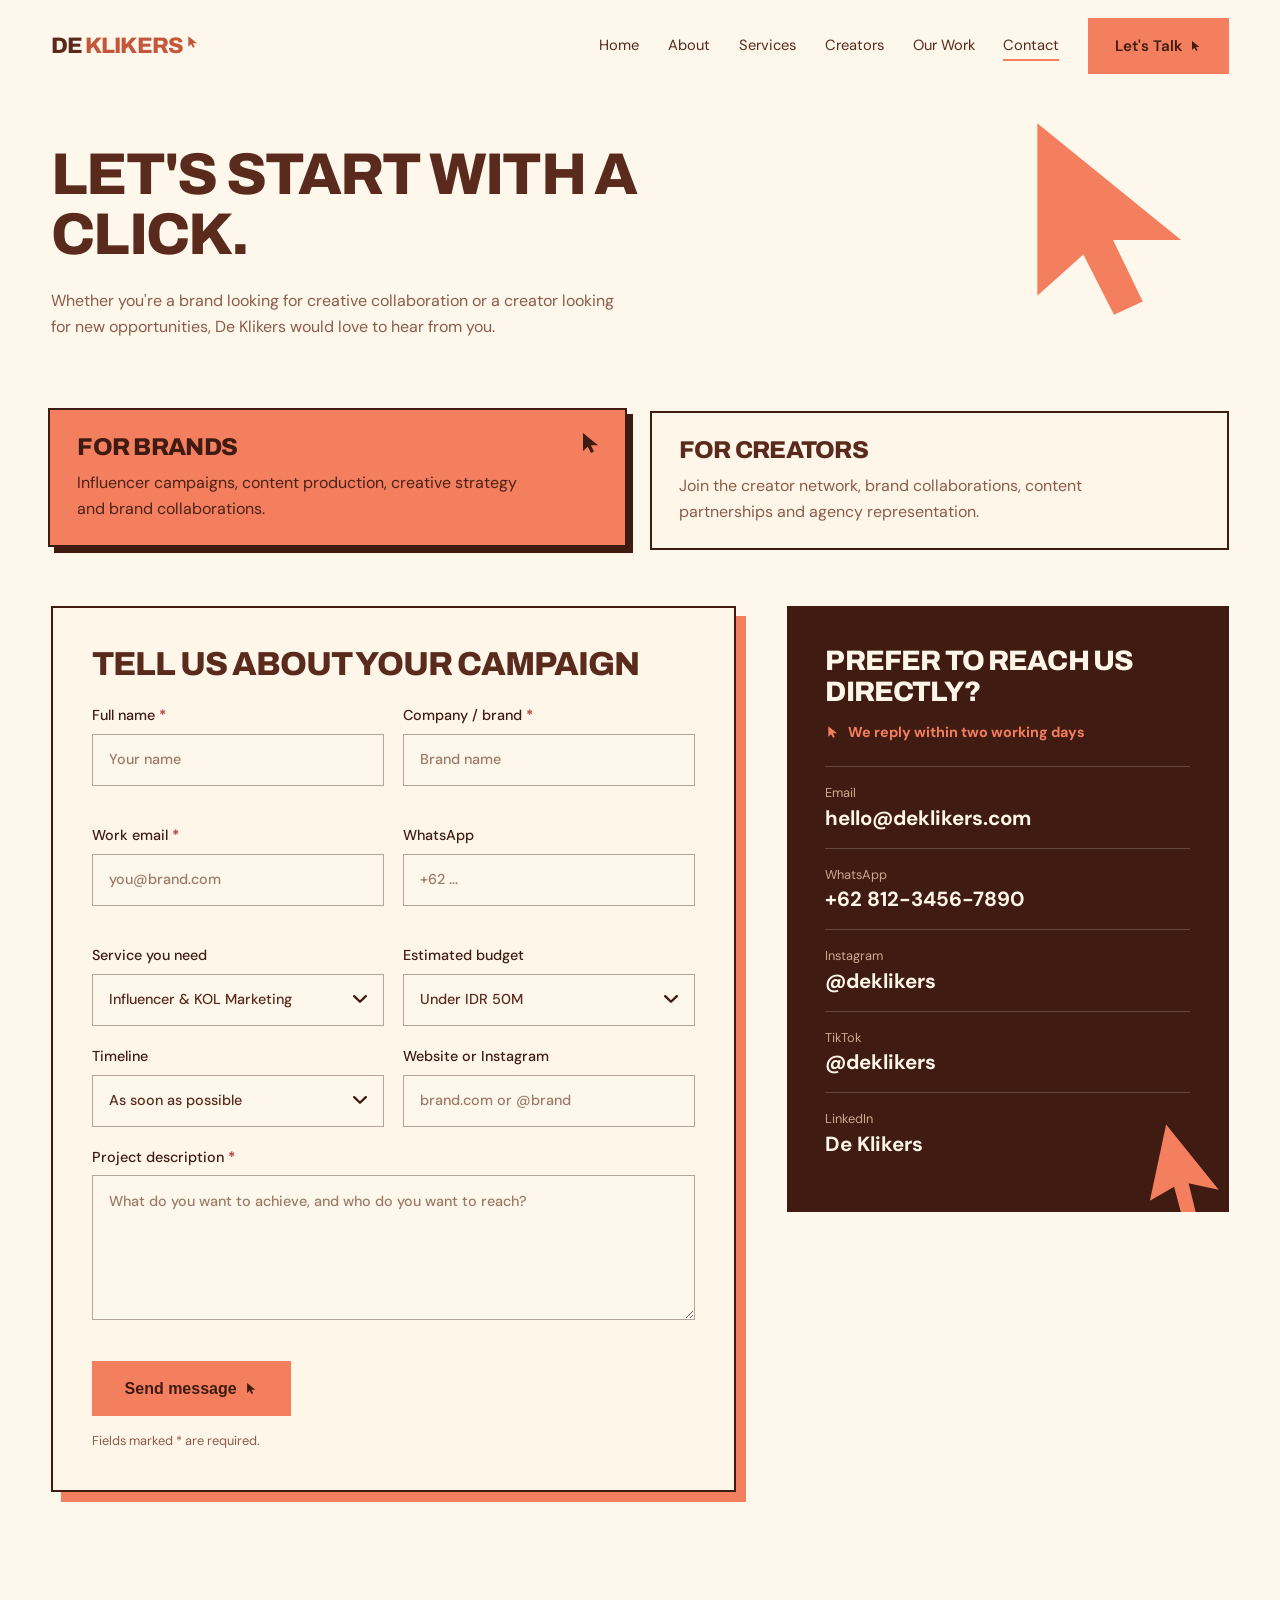
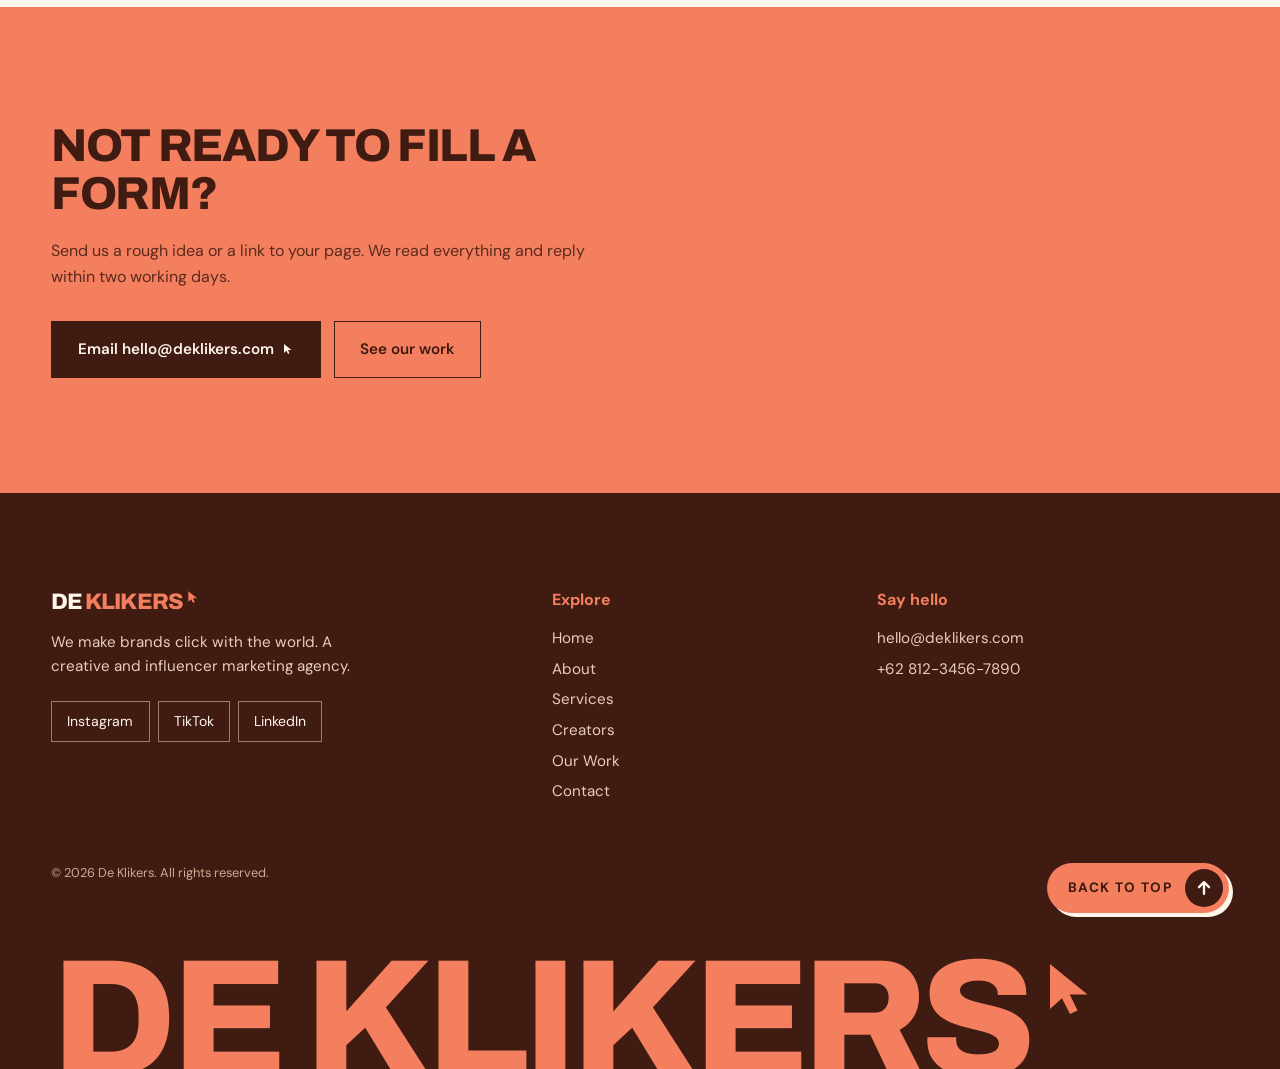
<file: contact.html>
<!DOCTYPE html><html lang="en"><head><meta charset="utf-8"><meta name="viewport" content="width=device-width,initial-scale=1"><title>Contact | De Klikers</title><link rel="preconnect" href="https://fonts.googleapis.com"><link href="https://fonts.googleapis.com/css2?family=Archivo:wght@700;800&family=DM+Sans:wght@400;500;700&display=swap" rel="stylesheet"><link rel="stylesheet" href="assets/css/main.css"></head><body class=""><div id="nav"></div>
<header class="pg ct-hero"><span class="ct-cur" aria-hidden="true"><i class="cur"></i></span><h1>Let's start with a click.</h1><p style="margin-top:1.5rem">Whether you're a brand looking for creative collaboration or a creator looking for new opportunities, De Klikers would love to hear from you.</p></header>
<section class="wrap ct" style="padding-top:2rem"><div class="two" role="tablist" aria-label="Who are you?"><button type="button" role="tab" class="on" aria-selected="true" data-t="Brand"><h3>For brands</h3><p>Influencer campaigns, content production, creative strategy and brand collaborations.</p></button><button type="button" role="tab" aria-selected="false" data-t="Creator"><h3>For creators</h3><p>Join the creator network, brand collaborations, content partnerships and agency representation.</p></button></div>
<div class="ctg"><form class="f" id="cf" novalidate><div class="ok" role="status">Thank you. Your message was received (simulated; nothing was sent). We reply within two working days.</div><h2 class="fh" id="fh">Tell us about your campaign</h2><input type="hidden" id="type" value="Brand">
<div class="fs" data-for="Brand"><label><span class="lb">Full name <b>*</b></span><input required autocomplete="name" placeholder="Your name"><span class="err"></span></label><label><span class="lb">Company / brand <b>*</b></span><input required autocomplete="organization" placeholder="Brand name"><span class="err"></span></label><label><span class="lb">Work email <b>*</b></span><input type="email" required autocomplete="email" placeholder="you@brand.com"><span class="err"></span></label><label><span class="lb">WhatsApp</span><input type="tel" autocomplete="tel" placeholder="+62 ..."></label><label><span class="lb">Service you need</span><select><option>Influencer &amp; KOL Marketing</option><option>Creator Management</option><option>Content Production</option><option>Creative Campaign</option><option>Talent Affiliator &amp; Talent Streamer</option><option>Not sure yet</option></select></label><label><span class="lb">Estimated budget</span><select><option>Under IDR 50M</option><option>IDR 50–150M</option><option>IDR 150–500M</option><option>Above IDR 500M</option></select></label><label><span class="lb">Timeline</span><select><option>As soon as possible</option><option>Within 1 month</option><option>1–3 months</option><option>Just exploring</option></select></label><label><span class="lb">Website or Instagram</span><input placeholder="brand.com or @brand"></label><label class="w"><span class="lb">Project description <b>*</b></span><textarea id="msg" rows="5" required placeholder="What do you want to achieve, and who do you want to reach?"></textarea><span class="err"></span></label></div>
<div class="fs" data-for="Creator" hidden><label><span class="lb">Full name <b>*</b></span><input required autocomplete="name" placeholder="Your name" disabled><span class="err"></span></label><label><span class="lb">Email <b>*</b></span><input type="email" required autocomplete="email" placeholder="you@email.com" disabled><span class="err"></span></label><label><span class="lb">Main platform <b>*</b></span><select required disabled><option>Instagram</option><option>TikTok</option><option>YouTube</option><option>Other</option></select><span class="err"></span></label><label><span class="lb">Username <b>*</b></span><input required placeholder="@yourname" disabled><span class="err"></span></label><label><span class="lb">Followers</span><select disabled><option>Under 10K</option><option>10K–50K</option><option>50K–100K</option><option>100K–500K</option><option>Above 500K</option></select></label><label><span class="lb">Content category</span><select disabled><option>Beauty</option><option>Fashion</option><option>Food</option><option>Technology</option><option>Gaming</option><option>Travel</option><option>Lifestyle</option><option>Other</option></select></label><label><span class="lb">What are you looking for?</span><select disabled><option>Join the creator network</option><option>Brand collaborations</option><option>Content partnerships</option><option>Agency representation</option><option>Join as affiliator or streamer</option></select></label><label><span class="lb">WhatsApp</span><input type="tel" autocomplete="tel" placeholder="+62 ..." disabled></label><label class="w"><span class="lb">Portfolio or media kit link</span><input placeholder="Link to your best work" disabled></label><label class="w"><span class="lb">Tell us about your content <b>*</b></span><textarea rows="5" required placeholder="What do you create, and what kind of brands would you love to work with?" disabled></textarea><span class="err"></span></label></div>
<div class="w"><button class="btn p" type="submit">Send message</button><p class="fn note">Fields marked * are required.</p></div></form>
<aside class="rc"><h3>Prefer to reach us directly?</h3><p class="rt"><i class="cur"></i>We reply within two working days</p><ul><li><span>Email</span><a href="mailto:hello@deklikers.com">hello@deklikers.com</a></li><li><span>WhatsApp</span><b>+62 812-3456-7890</b></li><li><span>Instagram</span><b>@deklikers</b></li><li><span>TikTok</span><b>@deklikers</b></li><li><span>LinkedIn</span><b>De Klikers</b></li></ul></aside></div></section>
<section class="wrap cta"><h2>Not ready to fill a form?</h2><p style="margin:1.2rem 0 2rem">Send us a rough idea or a link to your page. We read everything and reply within two working days.</p><div class="row"><a class="btn p" href="mailto:hello@deklikers.com">Email hello@deklikers.com</a><a class="btn" href="portfolio.html">See our work</a></div></section>
<div id="foot"></div><script src="assets/js/data.js"></script><script src="assets/js/main.js"></script></body></html>
</file>
<file: assets/css/main.css>
/* ===== UKURAN JUDUL HERO (edit di sini) =====
   clamp(MINIMUM mobile, FLUID mengikuti lebar layar, MAKSIMUM desktop)
   Contoh lebih besar: clamp(2.6rem,7vw,7rem) | lebih kecil: clamp(2.2rem,5vw,4.5rem) */
:root{--hero-title:clamp(2.6rem,6.4vw,6.2rem)}
/* ===== UKURAN FONT LAIN (edit di sini, format sama: clamp(min mobile, mengikuti layar, max desktop)) =====
   --fs-title : judul besar tiap halaman (About, Services, Creators, Our Work, Contact, detail)
   --fs-h2    : judul section (mis. "Our story", "How we click.")
   --fs-h3    : sub judul / judul kartu */
:root{--fs-title:clamp(2.1rem,4.6vw,4.4rem);--fs-h2:clamp(1.7rem,3.6vw,3.2rem);--fs-h3:clamp(1.15rem,1.9vw,1.6rem)}
/* ikon kursor (dipakai di logo, tombol, tag, marquee, dll) */
:root{--cur:url("data:image/svg+xml,%3Csvg xmlns='http://www.w3.org/2000/svg' viewBox='0 0 24 24'%3E%3Cpath d='M4 2v18l4.8-4.3L12 22l3-1.4-3.1-6.4H19z'/%3E%3C/svg%3E")}
.cur{display:inline-block;width:.8em;height:.8em;background:currentColor;-webkit-mask:var(--cur) center/contain no-repeat;mask:var(--cur) center/contain no-repeat;flex:none}
:root{--bg:#FEF7EC;--bg2:#FBEBD8;--bg3:#F2D9C0;--tx:#5A2A1C;--tx2:#8C5B49;--ink:#3F1B11;--cream:#FFF6EA;--ac:#F47F5F;--act:#C2573A;--ac2:#B5413A;--gold:#E0A53A;--bd:rgba(90,42,28,.2);--p:clamp(1.1rem,4vw,3.5rem)}
*{box-sizing:border-box;margin:0;padding:0}html{scroll-behavior:smooth}
body{background:var(--bg);color:var(--tx);font:400 1rem/1.6 'DM Sans',sans-serif;overflow-x:hidden}
img{display:block;width:100%;height:100%;object-fit:cover;background:var(--bg3)}img.bad{visibility:hidden}
a{color:inherit;text-decoration:none}h1,h2,h3,.d{font-family:'Archivo',sans-serif;font-weight:800;line-height:.95;letter-spacing:-.03em;text-transform:uppercase}
h1{font-size:var(--fs-title);line-height:1.02}h2{font-size:var(--fs-h2);line-height:1.05}h3{font-size:var(--fs-h3);line-height:1.12}
p{color:var(--tx2);max-width:52ch}.wrap{padding:clamp(4rem,9vw,8rem) var(--p)}.hd{margin-bottom:3rem;display:grid;gap:1.2rem}
:focus-visible{outline:2px solid var(--ac);outline-offset:3px}
nav{position:fixed;inset:0 0 auto;z-index:1000;display:flex;justify-content:space-between;align-items:center;padding:1.1rem var(--p);transition:.3s}
nav.s{background:rgba(254,247,236,.94);padding-block:.7rem;border-bottom:1px solid var(--bd)}
.logo{font:800 1.4rem 'Archivo';letter-spacing:-.04em;display:inline-flex;align-items:flex-start;gap:.12em}.logo i{color:var(--act);font-style:normal}.logo .cur{width:.65em;height:.65em;color:var(--act);margin-top:.05em;animation:tap 3s infinite;transform-origin:top left}
.links{display:flex;gap:1.8rem;align-items:center;font-size:.92rem}.links a:not(.btn){position:relative;padding:.2rem 0}
.links a:not(.btn)::after{content:"";position:absolute;left:0;bottom:0;height:2px;width:0;background:var(--ac);transition:.3s}
.links a:not(.btn):hover::after,.links a.on:not(.btn)::after{width:100%}
.burger{display:none;position:relative;background:0;border:0;color:var(--tx);width:44px;height:44px;cursor:pointer}
.btn{display:inline-block;padding:.95rem 1.6rem;border:1px solid var(--tx);font-weight:600;transition:.25s;cursor:pointer;background:0;color:var(--tx);font-size:.95rem}
.btn.p{background:var(--ac);border-color:var(--ac);color:var(--ink)}.btn.p::after{content:"";display:inline-block;width:.8em;height:.8em;margin-left:.55em;vertical-align:-.08em;background:currentColor;-webkit-mask:var(--cur) center/contain no-repeat;mask:var(--cur) center/contain no-repeat;transition:transform .25s}.btn.p:hover::after{transform:translate(3px,3px) scale(.85)}.links .btn{white-space:nowrap}.btn:hover{background:var(--tx);color:var(--bg);border-color:var(--tx)}
.row{display:flex;gap:.8rem;flex-wrap:wrap}
.hero{min-height:100svh;padding:8rem var(--p) 3rem;display:grid;grid-template-columns:1.15fr 1fr;gap:2.4rem;align-items:center;position:relative}
.hero h1 span{color:transparent;-webkit-text-stroke:2px var(--tx)}.clk{position:relative;display:inline-block}.clk .cur{position:absolute;right:-.14em;bottom:-.1em;width:.36em;height:.36em;background:var(--ac);-webkit-text-stroke:0;filter:drop-shadow(0 0 3px var(--bg));transform-origin:top left;animation:tap 2.6s infinite}.clk::after{content:"";position:absolute;right:-.04em;bottom:.12em;width:.28em;height:.28em;border:2px solid var(--ac);border-radius:50%;opacity:0;animation:ring 2.6s infinite}
@keyframes tap{0%,62%,100%{transform:none}70%{transform:translate(2px,2px) scale(.82)}80%{transform:none}}@keyframes ring{0%,66%{opacity:0;transform:scale(.4)}72%{opacity:1}100%{opacity:0;transform:scale(2.4)}}.hero .col{display:grid;gap:1.4rem}.hero h1{font-size:var(--hero-title);line-height:1}
/* ===== HERO VIDEO (kanan di desktop, bawah teks di mobile) ===== */
.hero-media{position:relative;justify-self:end;width:100%;max-width:640px}
.hero-video{position:relative;overflow:hidden;height:min(70vh,700px);background:var(--bg3);border:2px solid var(--ink);box-shadow:12px 12px 0 var(--ac);animation:vrise .9s cubic-bezier(.2,.7,.2,1) backwards}
.hero-video video{display:block;width:100%;height:100%;object-fit:cover;animation:vzoom 1.8s cubic-bezier(.2,.7,.2,1) both}
.hv-tag{position:absolute;top:1rem;left:1rem;z-index:3;display:inline-flex;align-items:center;gap:.5rem;background:var(--cream);color:var(--ink);border:1.5px solid var(--ink);border-radius:99px;padding:.38rem .85rem .38rem .65rem;font-size:.72rem;font-weight:700;letter-spacing:.12em;text-transform:uppercase}
.hv-tag .dot{width:.5rem;height:.5rem;border-radius:50%;background:var(--ac);animation:vpulse 1.6s infinite}
.hv-btn{position:absolute;right:1rem;bottom:1rem;z-index:3;width:2.7rem;height:2.7rem;padding:0;display:grid;place-items:center;border:2px solid var(--ink);border-radius:50%;background:var(--cream);color:var(--ink);cursor:pointer;transition:.25s}
.hv-btn:hover{background:var(--ac);transform:scale(1.08)}.hv-btn:focus-visible{outline:3px solid var(--ac);outline-offset:3px}
.hv-btn i{display:block;width:.34rem;height:.9rem;border-left:.26rem solid currentColor;border-right:.26rem solid currentColor}
.hv-btn.paused i{width:0;height:0;margin-left:.15rem;border:0;border-left:.8rem solid currentColor;border-top:.5rem solid transparent;border-bottom:.5rem solid transparent}
.hv-cur{position:absolute;top:-1.2rem;right:-.7rem;z-index:4;width:3rem;height:3rem;background:var(--ink);filter:drop-shadow(3px 3px 0 var(--ac));transform-origin:top left;animation:tap 2.6s infinite}
@keyframes vrise{from{opacity:0;transform:translateY(28px)}}
@keyframes vzoom{from{transform:scale(1.18)}}
@keyframes vpulse{0%{box-shadow:0 0 0 0 rgba(244,127,95,.7)}70%,100%{box-shadow:0 0 0 .5rem rgba(244,127,95,0)}}
@keyframes vfloat{0%,100%{transform:rotate(-3deg) translateY(0)}50%{transform:rotate(-3deg) translateY(-8px)}}
.sub{font-size:.85rem;color:var(--act)}.pg{padding:9rem var(--p) 3rem}.pg h1{font-size:var(--fs-title);max-width:20ch}
.mq{background:var(--ac);color:var(--ink);overflow:hidden;white-space:nowrap;padding:1rem 0}
.mq div{display:inline-block;animation:mq 28s linear infinite;font:800 clamp(1.3rem,2.6vw,2.1rem) 'Archivo'}.mq .cur{width:.6em;height:.6em;margin:0 1em}
@keyframes mq{to{transform:translateX(-50%)}}
.intro{display:grid;grid-template-columns:1fr 1fr;gap:4rem;align-items:center}.stack{position:relative;height:clamp(340px,50vw,600px)}
.stack div{position:absolute;overflow:hidden}.stack div:nth-child(1){inset:0 25% 15% 0}.stack div:nth-child(2){inset:35% 0 0 45%;border:8px solid var(--bg)}
.stats{display:grid;grid-template-columns:repeat(4,1fr);border-top:1px solid var(--bd)}
.stats div{padding:2rem 1rem 0 1.2rem;border-right:1px solid var(--bd)}.stats div:first-child{padding-left:0}.stats div:last-child{border:0}
.stats b{display:block;font:800 clamp(2.4rem,6vw,5.5rem)/1 'Archivo';letter-spacing:-.04em;color:var(--act)}
.svc{display:grid;grid-template-columns:repeat(12,1fr);gap:1rem}
.svc a:nth-child(1){grid-column:span 7}.svc a:nth-child(2){grid-column:span 5}
.svc a:nth-child(3){grid-column:span 5}.svc a:nth-child(4){grid-column:span 7}
.svc a{padding:1.8rem;border:1px solid var(--bd);display:flex;flex-direction:column;justify-content:space-between;min-height:380px;position:relative;overflow:hidden;isolation:isolate;background:var(--bg2);color:var(--cream);transition:transform .4s,border-color .4s,box-shadow .4s}
.svc img{position:absolute;inset:0;z-index:-2;opacity:.75;filter:grayscale(1) sepia(.5) contrast(1.1) brightness(.85);transition:transform .9s,filter .6s,opacity .6s}
.svc a::before{content:"";position:absolute;inset:0;z-index:-1;background:linear-gradient(to top,rgba(63,27,17,.96) 8%,rgba(63,27,17,.5) 55%,rgba(63,27,17,.78));transition:opacity .5s}
.svc a::after{content:"";position:absolute;top:1.4rem;right:1.4rem;width:54px;height:54px;border-radius:50%;background:var(--cream) url("data:image/svg+xml,%3Csvg xmlns='http://www.w3.org/2000/svg' viewBox='0 0 24 24' fill='none' stroke='%233F1B11' stroke-width='2.6' stroke-linecap='round' stroke-linejoin='round'%3E%3Cpath d='M7 17L17 7M8 7h9v9'/%3E%3C/svg%3E") center/46% no-repeat;box-shadow:0 6px 18px rgba(63,27,17,.45);transition:transform .4s,background-color .3s}
.svc .num{font-size:clamp(2.8rem,5.5vw,5rem);line-height:1;color:var(--cream);text-shadow:0 2px 16px rgba(63,27,17,.6)}
.svc h3{font-size:clamp(1.4rem,2.4vw,2.1rem)}.svc a p{color:#F8E8D8}
.svc a:hover{transform:translateY(-6px);border-color:var(--ac);box-shadow:0 14px 40px -12px rgba(244,127,95,.4)}
.svc a:hover img{transform:scale(1.08);filter:none;opacity:.95}.svc a:hover::before{opacity:.75}
.svc a:hover::after{background-color:var(--ac);transform:rotate(45deg)}
.cg{display:grid;grid-template-columns:repeat(12,1fr);gap:1rem;align-items:start}
.cr{position:relative;display:block;overflow:hidden;aspect-ratio:3/4;grid-column:span 3}.cr img{transition:transform .6s,filter .6s;filter:grayscale(1) sepia(.5) contrast(1.05)}
.cr:hover img{transform:scale(1.05);filter:none}
.cr{color:var(--cream)}
.cr div{position:absolute;inset:auto 0 0;padding:3rem 1rem 1rem;background:linear-gradient(transparent,rgba(63,27,17,.92));display:grid}
.cr b{font:800 1.15rem 'Archivo'}.cr span{font-size:.82rem;color:#E9CDB8}.cr em{font:800 .95rem/1 'Archivo';font-style:normal;color:var(--cream);background:rgba(63,27,17,.88);border:1px solid rgba(255,246,234,.4);border-radius:99px;padding:.42rem .75rem;position:absolute;top:.8rem;right:.8rem;z-index:2;box-shadow:0 4px 14px rgba(63,27,17,.35);-webkit-backdrop-filter:blur(6px);backdrop-filter:blur(6px)}
.home .cr:nth-child(1){grid-column:span 5;aspect-ratio:4/5}.home .cr:nth-child(2){grid-column:span 4;margin-top:5rem}.home .cr:nth-child(3){grid-column:span 3}
.home .cr:nth-child(4){grid-column:span 3;margin-top:2rem}.home .cr:nth-child(5){grid-column:span 5}.home .cr:nth-child(6){grid-column:span 4;margin-top:3rem}
.pf{display:grid;grid-template-columns:repeat(12,1fr);gap:1.2rem 1rem}.pj{grid-column:span 6;display:block}.pj .im{overflow:hidden;aspect-ratio:4/3}.pj img{transition:transform .7s}.pj:hover img{transform:scale(1.06)}
.pj:nth-child(4n+1){grid-column:span 7}.pj:nth-child(4n+2){grid-column:span 5;margin-top:5rem}.pj:nth-child(4n+3){grid-column:span 5}.pj:nth-child(4n+4){grid-column:span 7;margin-top:2rem}
.pj:nth-child(4n+2) .im,.pj:nth-child(4n+3) .im{aspect-ratio:4/5}.pj h3{margin:1rem 0 .3rem}.pj small{color:var(--act)}
.why>div{display:grid;grid-template-columns:5rem 1fr 1fr;gap:2rem;padding:2.2rem 0;border-top:1px solid var(--bd);align-items:start}.why>div:last-child{border-bottom:1px solid var(--bd)}
.num{font:800 1.2rem 'Archivo';color:var(--act)}.hd h2{max-width:20ch}.why .big{grid-column:2/-1;color:var(--tx);font-size:clamp(1.1rem,1.9vw,1.45rem);line-height:1.5;max-width:44ch}.why .num+p:not(.big){grid-column:2/-1}
.ml{grid-column:2/-1;list-style:none;display:grid;gap:.9rem;max-width:56ch}.ml li{position:relative;padding-left:1.8rem;color:var(--tx2)}.ml li::before{content:"";position:absolute;left:0;top:.28em;width:.95em;height:.95em;background:var(--ac);-webkit-mask:var(--cur) center/contain no-repeat;mask:var(--cur) center/contain no-repeat}
.vals{display:grid;grid-template-columns:repeat(4,1fr);border-top:1px solid var(--bd)}.vals>div{padding:1.6rem 1.4rem 1rem 0;display:grid;gap:.7rem;align-content:start}.vals>div+div{padding-left:1.4rem;border-left:1px solid var(--bd)}.vals h3{font-size:clamp(1.1rem,1.6vw,1.4rem)}
.rip{position:fixed;width:14px;height:14px;margin:-7px 0 0 -7px;border:2px solid var(--ac);border-radius:50%;pointer-events:none;z-index:999;animation:rip .6s ease-out forwards}.rip.b{animation-delay:.12s;opacity:0}
@keyframes rip{0%{transform:scale(.3);opacity:1}100%{transform:scale(4.5);opacity:0}}
.ck{position:fixed;left:0;top:0;width:72px;height:72px;margin:-36px 0 0 -36px;border-radius:50%;background:var(--ac);color:var(--ink);display:flex;flex-direction:column;align-items:center;justify-content:center;gap:.1rem;font:800 .74rem 'Archivo';letter-spacing:.08em;pointer-events:none;z-index:998;transform:scale(0);opacity:0;transition:transform .25s,opacity .2s}.ck.on{transform:scale(1);opacity:1}.ck .cur{width:1.2rem;height:1.2rem}
.proc{display:grid;grid-template-columns:repeat(4,1fr);border-top:2px solid var(--ac)}.proc div{padding:1.5rem 1.5rem 0 0}.proc div::before{content:"";display:block;width:22px;height:22px;background:var(--ac);-webkit-mask:var(--cur) center/contain no-repeat;mask:var(--cur) center/contain no-repeat;margin:-2.2rem 0 1rem}
.cta{background:var(--ac);color:var(--ink)}.cta h2{max-width:20ch}.cta p{color:#5A2A1C}.cta .btn{border-color:var(--ink);color:var(--ink)}.cta .btn.p{background:var(--ink);color:var(--cream)}.cta .btn:hover{background:var(--bg);color:var(--act)}
.rv{opacity:0;transform:translateY(24px);transition:opacity .8s,transform .8s}.rv.in{opacity:1;transform:none}
.bar{display:flex;gap:.8rem;flex-wrap:wrap;margin-bottom:2rem}.bar input,.bar select,.f input,.f select,.f textarea{background:var(--bg2);border:1px solid var(--bd);color:var(--tx);padding:.85rem 1rem;font:inherit;min-height:46px;width:100%}
.bar input{flex:2;min-width:200px;width:auto}.bar select{flex:1;min-width:140px;width:auto}.chips{display:flex;gap:.5rem;flex-wrap:wrap;margin-bottom:2rem}
.chips button{background:0;border:1px solid var(--bd);color:var(--tx);padding:.55rem 1rem;cursor:pointer;font:inherit}.chips button.on,.chips button:hover{background:var(--ac);color:var(--ink);border-color:var(--ac)}
.empty{padding:4rem 0;display:none}.det{display:grid;grid-template-columns:1fr 1.2fr;gap:3rem;padding:8rem var(--p) 3rem}.det .ph{aspect-ratio:3/4;position:sticky;top:6rem;align-self:start;max-height:85vh}
.kv{display:grid;grid-template-columns:repeat(3,1fr);gap:1rem;margin:2rem 0}.kv b{display:block;font:800 2.2rem 'Archivo';color:var(--act)}.kv span{font-size:.85rem;color:var(--tx2)}
.bars>div{display:grid;grid-template-columns:7rem 1fr 3rem;gap:1rem;align-items:center;font-size:.9rem;padding:.3rem 0}.bars i{height:6px;background:var(--bg3);position:relative}.bars i::after{content:"";position:absolute;inset:0;width:var(--w);background:var(--ac)}
.gal{display:grid;grid-template-columns:1.4fr 1fr 1fr;gap:.8rem}.gal div{aspect-ratio:4/5;overflow:hidden}
.sec{display:grid;grid-template-columns:1fr 2fr;gap:3rem;padding:3rem 0;border-top:1px solid var(--bd)}
.ser{display:grid;grid-template-columns:1fr 1fr;gap:4rem;align-items:center;padding:4rem 0;border-top:1px solid var(--bd)}.ser:nth-child(even) .ph{order:2}.ser .ph{aspect-ratio:5/4;overflow:hidden}
.ser ul{list-style:none;margin-top:1.2rem}.ser li{padding:.6rem 0;border-bottom:1px solid var(--bd)}
.team{display:grid;grid-template-columns:repeat(4,1fr);gap:1rem}.team>div:nth-child(even){margin-top:3rem}.team .ph{aspect-ratio:3/4;overflow:hidden;margin-bottom:.8rem}.team img{filter:grayscale(1) sepia(.5)}
.note{font-size:.78rem;color:var(--tx2);margin-top:1rem}
.fig{display:grid;grid-template-columns:1fr 1fr;gap:.8rem;margin:2rem 0}.fig div{aspect-ratio:4/3;overflow:hidden}.fig div:first-child{grid-column:1/-1;aspect-ratio:16/8}
@media(max-width:1024px){.vals{grid-template-columns:1fr 1fr}.vals>div:nth-child(3){padding-left:0;border-left:0}.vals>div:nth-child(n+3){border-top:1px solid var(--bd);margin-top:1rem}.cr,.home .cr:nth-child(n){grid-column:span 4;margin-top:0;aspect-ratio:3/4}.svc a:nth-child(n){grid-column:span 6}.team{grid-template-columns:1fr 1fr}}
@media(max-width:768px){.pg{padding-top:7rem}.why .big,.ml,.why .num+p:not(.big){grid-column:1}.burger{display:block;z-index:60}
.hero,.intro,.det,.sec,.ser,.two,.fs,.why>div{grid-template-columns:1fr}.hero{padding-top:6.5rem}.hero{gap:2.6rem}.hero-media{max-width:none;justify-self:stretch}.hero-video{height:auto;aspect-ratio:4/3;box-shadow:8px 8px 0 var(--ac)}.hv-tag{top:.7rem;left:.7rem}.hv-btn{right:.7rem;bottom:.7rem;width:2.4rem;height:2.4rem}.hv-cur{width:2.3rem;height:2.3rem;top:-.9rem;right:-.3rem}.hv-stat{left:-.5rem;bottom:1.4rem;padding:.6rem .9rem .6rem .8rem}
.stats{grid-template-columns:1fr 1fr}.stats div:nth-child(2n){border:0}.cr,.home .cr:nth-child(n){grid-column:span 6}.svc a:nth-child(n){grid-column:1/-1;min-height:220px}
.pj,.pj:nth-child(n){grid-column:1/-1;margin:0}.pj:nth-child(n) .im{aspect-ratio:4/3}.det .ph{position:static}.ser:nth-child(even) .ph{order:0}.gal{grid-template-columns:1fr 1fr}.gal div:first-child{grid-column:1/-1;aspect-ratio:4/3}.why>div{gap:.8rem}.team>div:nth-child(even){margin-top:0}.stack{height:90vw}}
@media(max-width:480px){.vals{grid-template-columns:1fr}.vals>div,.vals>div+div{padding-left:0;border-left:0}.vals>div+div{border-top:1px solid var(--bd);margin-top:1rem}.cr b{font-size:1rem}.cr em{font-size:1rem}}
@media(min-width:1600px){.wrap,.pg,.hero,footer,.det{padding-inline:max(var(--p),calc((100vw - 1500px)/2))}}
@media(prefers-reduced-motion:reduce){.rip,.ck{display:none}*{animation:none!important;transition:none!important;scroll-behavior:auto!important}.rv{opacity:1;transform:none}}
.team h3{font-size:clamp(1rem,1.5vw,1.2rem)}

/* anti scroll ke samping di mobile: grid/flex item boleh mengecil, gambar tidak melebihi kolom */
html{overflow-x:hidden}img{max-width:100%}
.det>*,.sec>*,.ser>*,.intro>*,.hero>*,.cg>*,.pf>*,.why>div>*,.f>*,.two>*,.team>*,.vals>*,.kv>*,.gal>*,.fig>*{min-width:0}
.kv b{font-size:clamp(1.3rem,5vw,2.2rem);overflow-wrap:anywhere}
@media(max-width:480px){.kv{gap:.6rem}.kv b{font-size:1.2rem}.bars>div{grid-template-columns:5.5rem 1fr 2.6rem;gap:.6rem}}

/* =====================================================================
   PERBAIKAN (revisi): footer, contact, menu mobile, timeline proses
   ===================================================================== */
.fs>*,.ctg>*{min-width:0}

/* ---------- FOOTER: blok gelap supaya jelas berbeda dari halaman ---------- */
footer{background:var(--ink);color:var(--cream);padding:clamp(3.5rem,8vw,6rem) var(--p) 0;position:relative;z-index:0;overflow:hidden}
footer p{color:#E9CDB8}
.fg{display:grid;grid-template-columns:1.6fr 1fr 1.2fr;gap:2.5rem 2rem;font-size:.95rem;}
.fg a{display:block;color:#E9CDB8;padding:.2rem 0;overflow-wrap:anywhere;transition:color .2s}
.fg a:hover{color:var(--ac)}
.fg .logo{display:inline-flex;color:var(--cream);margin-bottom:1rem;padding:0}.fg .logo i,.fg .logo .cur{color:var(--ac)}
.fg h4{font:700 1rem 'DM Sans',sans-serif;color:var(--ac);margin-bottom:.8rem}
.fb p{max-width:34ch}
.soc{display:flex;flex-wrap:wrap;gap:.5rem;margin-top:1.4rem}
.fg .soc a{display:inline-block;padding:.5rem .95rem;border:1px solid rgba(255,246,234,.45);color:var(--cream);font-size:.88rem}
.fg .soc a:hover{background:var(--ac);border-color:var(--ac);color:var(--ink)}
.copy{display:flex;justify-content:space-between;gap:.6rem 2rem;flex-wrap:wrap;margin-top:clamp(2.5rem,5vw,3.5rem);font-size:.8rem;max-width:none;color:#CDA992}
.copy a{color:var(--cream);display:inline}.copy a:hover{color:var(--ac)}
.fw{font:800 clamp(2.4rem,13vw,14rem)/.8 'Archivo',sans-serif;letter-spacing:-.04em;color:var(--ac);white-space:nowrap;margin:clamp(1.5rem,4vw,2.5rem) 0 -.1em;user-select:none}
.fw .cur{width:.36em;height:.36em;vertical-align:top;margin:.04em 0 0 .06em}
@media(max-width:768px){.fg{grid-template-columns:1fr 1fr}.fb{grid-column:1/-1}}
@media(min-width:1600px){footer{padding-inline:max(var(--p),calc((100vw - 1500px)/2))}}

/* ---------- PROSES: timeline vertikal di mobile (garis tiap langkah terlihat) ---------- */
@media(max-width:768px){
.proc{grid-template-columns:1fr;border-top:0;border-left:2px solid var(--ac);margin-left:9px}
.proc div{position:relative;padding:0 0 2.2rem 1.7rem}.proc div:last-child{padding-bottom:0}
.proc div::before{position:absolute;left:-14px;top:.05rem;width:26px;height:26px;margin:0;border-radius:0;box-shadow:none;filter:drop-shadow(0 0 2px var(--bg)) drop-shadow(0 0 3px var(--bg));-webkit-mask:var(--cur) center/contain no-repeat;mask:var(--cur) center/contain no-repeat}
}

/* ---------- CONTACT ---------- */
.ct-hero{position:relative;overflow:hidden;padding-bottom:2.5rem}
.ct-hero>*:not(.ct-cur){position:relative;z-index:1}
.ct-cur{position:absolute;top:6.5rem;right:var(--p);width:clamp(110px,18vw,250px);aspect-ratio:1;pointer-events:none}
.ct-cur .cur{width:100%;height:100%;color:var(--ac);transform-origin:top left;animation:tap 2.6s infinite}
.ct-cur::before,.ct-cur::after{content:"";position:absolute;left:-4%;top:-13%;width:42%;height:42%;border:3px solid var(--ac);border-radius:50%;opacity:0;animation:ring 2.6s infinite}.ct-cur::after{animation-delay:.25s}
@media(min-width:1600px){.ct-cur{right:max(var(--p),calc((100vw - 1500px)/2))}}
.ct .two{gap:1.2rem;margin-bottom:clamp(2rem,5vw,3.5rem)}
.two button{position:relative;display:grid;gap:.55rem;align-content:start;padding:1.5rem 1.7rem;text-align:left;font:inherit;color:var(--tx);background:var(--cream);border:2px solid var(--ink);cursor:pointer;transition:transform .25s,box-shadow .25s,background-color .25s}
.two button h3{padding-right:2.2rem}.two button p{color:var(--tx2);max-width:42ch}
.two button::after{content:"";position:absolute;top:1.3rem;right:1.4rem;width:1.5rem;height:1.5rem;background:var(--ink);-webkit-mask:var(--cur) center/contain no-repeat;mask:var(--cur) center/contain no-repeat;opacity:0;transform:translate(-6px,-6px) scale(.7);transition:.25s}
.two button:hover{background:var(--bg2)}
.two button.on{background:var(--ac);color:var(--ink);box-shadow:6px 6px 0 var(--ink);transform:translate(-3px,-3px)}
.two button.on p{color:#4A2217}.two button.on::after{opacity:1;transform:none}
.ctg{display:grid;grid-template-columns:1.55fr 1fr;gap:clamp(2rem,4vw,4rem);align-items:start}
.f{display:grid;gap:1.4rem;background:var(--cream);border:2px solid var(--ink);padding:clamp(1.3rem,3vw,2.6rem);box-shadow:10px 10px 0 var(--ac)}
.f .fh{font-size:clamp(1.4rem,2.6vw,2.1rem)}
.fs{display:grid;grid-template-columns:1fr 1fr;gap:1.2rem;border:0;margin:0;padding:0}.fs[hidden]{display:none}
.f label{display:grid;gap:.4rem;font-size:.9rem;font-weight:500;color:var(--ink)}.f .w{grid-column:1/-1}
.lb b{color:var(--ac2);font-weight:700}
.f input,.f select,.f textarea{background-color:var(--bg);border:1.5px solid rgba(63,27,17,.38);border-radius:0;transition:border-color .2s,box-shadow .2s}
.f ::placeholder{color:#9C7A68;opacity:1}
.f input:focus,.f select:focus,.f textarea:focus{outline:0;border-color:var(--ink);box-shadow:4px 4px 0 var(--ac)}
.f select{-webkit-appearance:none;appearance:none;padding-right:2.6rem;background-image:url("data:image/svg+xml,%3Csvg xmlns='http://www.w3.org/2000/svg' viewBox='0 0 12 8' fill='none' stroke='%233F1B11' stroke-width='2' stroke-linecap='round' stroke-linejoin='round'%3E%3Cpath d='M1 1l5 5 5-5'/%3E%3C/svg%3E");background-repeat:no-repeat;background-position:right 1rem center;background-size:14px}
.f .err{color:var(--ac2);font-size:.8rem;font-weight:500;min-height:1em}.f [aria-invalid=true]{border-color:var(--ac2)}
.f .btn.p{font-size:1rem;padding:1.1rem 2rem}.f .fn{margin-top:.9rem;font-size:.8rem}
.ok{display:none;padding:1.2rem 1.4rem;background:var(--ac);color:var(--ink);border:2px solid var(--ink);font-weight:500}
.rc{position:sticky;top:6rem;background:var(--ink);color:var(--cream);padding:clamp(1.6rem,3vw,2.4rem);overflow:hidden}
.rc h3{color:var(--cream);font-size:clamp(1.4rem,2.2vw,1.9rem);margin-bottom:.8rem}
.rc .rt{display:flex;gap:.5rem;align-items:center;color:var(--ac);font-weight:700;font-size:.9rem;max-width:none;margin-bottom:1.4rem}.rc .rt .cur{width:1em;height:1em}
.rc ul{list-style:none}.rc li{display:grid;gap:.15rem;padding:1rem 0;border-top:1px solid rgba(255,246,234,.2)}
.rc li span{font-size:.8rem;color:#CDA992}
.rc li a,.rc li b{font:700 clamp(1.05rem,1.6vw,1.3rem)/1.25 'DM Sans',sans-serif;color:var(--cream);overflow-wrap:anywhere;transition:color .2s}.rc li a:hover{color:var(--ac)}
.rc .note{color:#CDA992;margin-top:.6rem;max-width:20ch}
.rc::after{content:"";position:absolute;right:-14px;bottom:-14px;width:104px;height:104px;background:var(--ac);-webkit-mask:var(--cur) center/contain no-repeat;mask:var(--cur) center/contain no-repeat;transform:rotate(12deg);pointer-events:none}
@media(max-width:900px){.ctg{grid-template-columns:1fr}.rc{position:relative;top:auto}}
@media(max-width:768px){.ct-cur{display:none}.f{box-shadow:6px 6px 0 var(--ac)}.two button.on{box-shadow:4px 4px 0 var(--ink);transform:translate(-2px,-2px)}.f .btn.p{width:100%;text-align:center}}

/* ---------- MENU MOBILE (sidebar) ---------- */
.mm{display:none}
body.lock{overflow:hidden}body.lock .rip,body.lock .ck{display:none}
.burger b{position:absolute;left:10px;right:10px;height:2.5px;background:currentColor;border-radius:2px;transition:transform .35s,top .35s}
.burger b:nth-child(1){top:16px}.burger b:nth-child(2){top:26px}
@media(max-width:768px){
nav .logo{position:relative;z-index:60}
nav.o{background:transparent;border-color:transparent}
nav.o .logo{color:var(--cream)}nav.o .logo i,nav.o .logo .cur{color:var(--ac)}
nav.o .burger{color:var(--cream)}nav.o .burger b:nth-child(1){top:21px;transform:rotate(45deg)}nav.o .burger b:nth-child(2){top:21px;transform:rotate(-45deg)}
.links{position:fixed;top:0;left:0;right:0;height:100vh;height:100dvh;z-index:55;background:var(--ink);color:var(--cream);flex-direction:column;align-items:stretch;justify-content:flex-start;gap:0;padding:clamp(4.4rem,10dvh,5.4rem) var(--p) clamp(1rem,3dvh,1.8rem);overflow:hidden;font-size:1rem;visibility:hidden;clip-path:circle(0 at calc(100% - 2.4rem) 2.4rem);transition:clip-path .65s cubic-bezier(.7,0,.2,1),visibility 0s .65s}
.links.open{visibility:visible;clip-path:circle(150% at calc(100% - 2.4rem) 2.4rem);transition:clip-path .65s cubic-bezier(.7,0,.2,1),visibility 0s}
.links::before{content:"";position:absolute;right:-9vw;bottom:-7vw;width:58vw;aspect-ratio:1;background:var(--ac);opacity:.2;-webkit-mask:var(--cur) center/contain no-repeat;mask:var(--cur) center/contain no-repeat;transform:rotate(10deg);pointer-events:none}
.links>*{position:relative}
.links a:not(.btn){display:flex;align-items:center;justify-content:space-between;padding:clamp(.4rem,1.6dvh,.7rem) 0;border-bottom:1px solid rgba(255,246,234,.2);font:800 clamp(1.45rem,7.2vw,2rem)/1.1 'Archivo',sans-serif;letter-spacing:-.03em;text-transform:uppercase;color:var(--cream);opacity:0;transform:translateX(28px);transition:opacity .45s,transform .45s,color .2s}
.links a:not(.btn)::after{content:"";position:static;width:.42em;height:.42em;background:var(--ac);-webkit-mask:var(--cur) center/contain no-repeat;mask:var(--cur) center/contain no-repeat;opacity:0;transform:translate(-10px,-10px);transition:opacity .3s,transform .3s}
.links a.on:not(.btn){color:var(--ac)}
.links a.on:not(.btn)::after,.links a:not(.btn):hover::after{width:.42em;opacity:1;transform:none}
.links .btn{margin-top:clamp(.9rem,3dvh,1.4rem);padding:.85rem 1.2rem;font-size:.95rem;text-align:center;opacity:0;transform:translateY(18px);transition:opacity .45s,transform .45s,background-color .25s,color .25s}
.links .mm{display:block;margin-top:clamp(.9rem,3dvh,1.6rem);opacity:0;transform:translateY(18px);transition:opacity .45s,transform .45s}
.links .mm p{font-size:.78rem;color:#CDA992;margin-bottom:.2rem}
.links .mm a{display:block;padding:.2rem 0;border:0;font:500 .95rem 'DM Sans',sans-serif;letter-spacing:0;text-transform:none;color:var(--cream);opacity:1;transform:none}
.links .mm a::after{display:none}
.links .mm .soc{margin-top:.7rem}.links .mm .soc a{display:inline-block;padding:.4rem .8rem;border:1px solid rgba(255,246,234,.45);font-size:.8rem}
.links.open a:not(.btn){opacity:1;transform:none;transition-delay:calc(var(--i,0)*70ms + 200ms)}
.links.open .mm a{transition-delay:0s}
.links.open .btn{opacity:1;transform:none;transition-delay:.7s}
.links.open .mm{opacity:1;transform:none;transition-delay:.85s}
}
@media(max-width:768px) and (max-height:640px){.links{padding-top:4rem}.links a:not(.btn){padding:.32rem 0;font-size:clamp(1.25rem,6.2vw,1.6rem)}.links .btn{margin-top:.7rem;padding:.65rem 1rem}.links .mm{margin-top:.7rem}.links .mm .soc{margin-top:.5rem}}
@media(prefers-reduced-motion:reduce){.links a,.links .btn,.links .mm{opacity:1!important;transform:none!important}}

.two{display:grid;grid-template-columns:1fr 1fr;gap:1rem}
.f label{align-content:start}
@media(max-width:768px){.two,.fs{grid-template-columns:1fr}.ct-cur{display:none}}
/* =====================================================================
   TAMBAHAN: layanan ke-5, brand, testimonial, FAQ
   ===================================================================== */
:root{--star:url("data:image/svg+xml,%3Csvg xmlns='http://www.w3.org/2000/svg' viewBox='0 0 24 24'%3E%3Cpath d='M12 2l3.1 6.6 7.2.9-5.3 5 1.4 7.2L12 18.1 5.6 21.7 7 14.5 1.7 9.5l7.2-.9z'/%3E%3C/svg%3E")}

/* ---------- Layanan ke-5: kartu lebar penuh + pill ---------- */
.svc a:nth-child(5){grid-column:1/-1}
@media(min-width:769px){.svc a:nth-child(5){min-height:340px}.svc a:nth-child(5) div{max-width:60ch}}
.tg{display:flex;flex-wrap:wrap;gap:.5rem;margin-top:1.2rem}
.tg span{display:inline-flex;align-items:center;gap:.5rem;padding:.45rem .95rem;border-radius:99px;font:700 .74rem/1 'DM Sans',sans-serif;letter-spacing:.1em;text-transform:uppercase}
.tg span::before{content:"";width:.75em;height:.75em;background:currentColor;-webkit-mask:var(--cur) center/contain no-repeat;mask:var(--cur) center/contain no-repeat}
.tg .live::before{background:var(--ac);border-radius:50%;-webkit-mask:none;mask:none;animation:vpulse 1.6s infinite}
.svc .tg span{border:1.5px solid rgba(255,246,234,.75);color:var(--cream);background:rgba(63,27,17,.5);-webkit-backdrop-filter:blur(4px);backdrop-filter:blur(4px)}
.ser .tg span{border:1.5px solid var(--ink);color:var(--ink);background:var(--cream)}

/* ---------- Brand: dua baris marquee berlawanan arah ---------- */
.bsec{padding:clamp(4rem,9vw,8rem) 0;overflow:hidden}
.bsec .hd{padding-inline:var(--p)}
.bm{display:grid;gap:1.1rem;padding:.4rem 0 1rem;-webkit-mask:linear-gradient(90deg,transparent,#000 7%,#000 93%,transparent);mask:linear-gradient(90deg,transparent,#000 7%,#000 93%,transparent)}
.bt{display:flex;width:max-content;animation:bmq 42s linear infinite}
.bt.rev{animation-direction:reverse;animation-duration:50s}
.bm:hover .bt{animation-play-state:paused}
.bg{display:flex;gap:1.1rem;padding-right:1.1rem}
@keyframes bmq{to{transform:translateX(-50%)}}
.bn{display:flex;align-items:center;gap:.9rem;padding:1rem 1.7rem 1rem 1.1rem;background:var(--cream);border:2px solid var(--ink);box-shadow:5px 5px 0 var(--ac);white-space:nowrap;transition:transform .25s,box-shadow .25s}
.bn:hover{transform:translate(-3px,-3px);box-shadow:8px 8px 0 var(--ink)}
.bn i{width:2.7rem;height:2.7rem;border-radius:50%;background:var(--ac);color:var(--ink);display:grid;place-items:center;font:800 1.15rem 'Archivo',sans-serif;font-style:normal;flex:none}
.bn:nth-child(3n+2) i{background:var(--gold)}.bn:nth-child(3n) i{background:var(--ink);color:var(--cream)}
.bn b{display:block;font:800 1.3rem/1 'Archivo',sans-serif;letter-spacing:-.02em;text-transform:uppercase;color:var(--ink)}
.bn small{display:block;margin-top:.3rem;font-size:.78rem;color:var(--tx2)}
@media(max-width:768px){.bn{padding:.8rem 1.2rem .8rem .9rem;gap:.7rem}.bn i{width:2.3rem;height:2.3rem;font-size:1rem}.bn b{font-size:1.05rem}.bt{animation-duration:34s}.bt.rev{animation-duration:40s}}

/* ---------- Testimonial: carousel scroll-snap, section gelap ---------- */
.tsec{position:relative;overflow:hidden;background:var(--ink);color:var(--cream);padding:clamp(4rem,9vw,8rem) 0}
.tsec>*{position:relative;z-index:1}
.tsec::before{content:"\201C";position:absolute;z-index:0;top:-.08em;right:var(--p);font:800 clamp(14rem,34vw,32rem)/1 'Archivo',sans-serif;color:var(--ac);opacity:.13;pointer-events:none}
.thd{display:flex;justify-content:space-between;align-items:flex-end;flex-wrap:wrap;gap:1.8rem;padding:0 var(--p);margin-bottom:clamp(2rem,4vw,3rem)}
.thd h2{color:var(--cream);max-width:16ch;margin-top:1rem}.tsec .sub{color:var(--ac)}
.tnav{display:flex;align-items:center;gap:.6rem}
.tcount{font:800 1rem 'Archivo',sans-serif;letter-spacing:.08em;color:#E9CDB8;margin-right:.9rem}
.tnav button{display:grid;place-items:center;width:3.4rem;height:3.4rem;border:2px solid var(--cream);border-radius:50%;background:transparent;color:var(--cream);cursor:pointer;transition:background-color .25s,color .25s,border-color .25s,transform .25s}
.tnav button:hover:not(:disabled){background:var(--ac);border-color:var(--ac);color:var(--ink);transform:scale(1.07)}
.tnav button:disabled{opacity:.35;cursor:default}
.tt{display:flex;gap:1.4rem;overflow-x:auto;scroll-snap-type:x mandatory;scroll-padding-inline:var(--p);padding:.4rem var(--p) 1.8rem;scrollbar-width:none;-webkit-overflow-scrolling:touch;overscroll-behavior-x:contain}
.tt::-webkit-scrollbar{display:none}.tt:focus-visible{outline-offset:-4px}
.tcard{flex:0 0 min(31rem,86vw);scroll-snap-align:start;display:flex;flex-direction:column;justify-content:space-between;gap:1.8rem;padding:clamp(1.4rem,3vw,2.2rem);background:var(--cream);color:var(--ink);border:2px solid var(--cream);box-shadow:8px 8px 0 var(--ac);transition:transform .3s}
.tcard:hover{transform:translateY(-6px)}
.tcard:nth-child(even){background:var(--ac);border-color:var(--ac);box-shadow:8px 8px 0 var(--cream)}
.tr{display:flex;justify-content:space-between;align-items:center;gap:1rem}
.stars{display:flex;gap:.2rem;color:var(--gold)}.stars i{width:1.15rem;height:1.15rem;background:currentColor;-webkit-mask:var(--star) center/contain no-repeat;mask:var(--star) center/contain no-repeat}
.tcard:nth-child(even) .stars{color:var(--ink)}
.tb{font:700 .72rem/1 'DM Sans',sans-serif;letter-spacing:.1em;text-transform:uppercase;border:1.5px solid var(--ink);border-radius:99px;padding:.42rem .8rem;white-space:nowrap}
.tcard blockquote{font:500 clamp(1.05rem,1.55vw,1.28rem)/1.55 'DM Sans',sans-serif;color:var(--ink)}
.tcard blockquote::before{content:"\201C";display:block;height:2.2rem;font:800 4.6rem/.9 'Archivo',sans-serif;color:var(--ac)}
.tcard:nth-child(even) blockquote::before{color:var(--ink)}
.who{display:flex;align-items:center;gap:.9rem;padding-top:1.3rem;border-top:1.5px solid rgba(63,27,17,.28)}
.av{position:relative;flex:none;width:3.3rem;height:3.3rem;border-radius:50%;overflow:hidden;border:2px solid var(--ink);background:var(--bg3)}
.av b{position:absolute;inset:0;display:grid;place-items:center;font:800 1rem 'Archivo',sans-serif}
.av img{position:relative;border-radius:50%}
.who>span:last-child{display:grid;min-width:0}.who>span:last-child b{font:800 1.02rem 'Archivo',sans-serif}.who small{font-size:.85rem;color:#6B3A2A}
.tcard:nth-child(even) .who small{color:#4A2217}
.tp{height:3px;margin:.4rem var(--p) 0;background:rgba(255,246,234,.2)}.tp i{display:block;height:100%;width:0;background:var(--ac);transition:width .3s}

/* ---------- FAQ: akordeon ---------- */
.fq{display:grid;grid-template-columns:.8fr 1.2fr;gap:clamp(2rem,5vw,5rem);align-items:start}
.fql-h{position:sticky;top:6.5rem;display:grid;gap:1.3rem}.fql-h h2{max-width:11ch}
.fql{border-top:2px solid var(--ink)}
.fi{border-bottom:1.5px solid var(--bd);transition:background-color .3s}.fi.open{background:var(--cream)}
.fi h3{font:inherit;line-height:1.2;letter-spacing:0;text-transform:none}
.fi button{display:grid;grid-template-columns:2.6rem 1fr 2.6rem;align-items:center;gap:1rem;width:100%;padding:1.35rem 1rem;text-align:left;background:0;border:0;color:var(--ink);cursor:pointer;font:700 clamp(1.02rem,1.6vw,1.3rem)/1.25 'Archivo',sans-serif;letter-spacing:-.015em}
.fi button:hover .q{color:var(--act)}
.fi .ic{position:relative;width:2.6rem;height:2.6rem;border:2px solid var(--ink);border-radius:50%;transition:background-color .3s,transform .4s}
.fi .ic::before,.fi .ic::after{content:"";position:absolute;left:50%;top:50%;width:.95rem;height:2.5px;margin:-1.2px 0 0 -.475rem;background:var(--ink);border-radius:2px}
.fi .ic::after{transform:rotate(90deg)}
.fi.open .ic{background:var(--ac);transform:rotate(45deg)}
.fa{display:grid;grid-template-rows:0fr;visibility:hidden;transition:grid-template-rows .4s ease,visibility 0s .4s}
.fi.open .fa{grid-template-rows:1fr;visibility:visible;transition:grid-template-rows .4s ease,visibility 0s}
.fa>div{overflow:hidden}
.fa p{padding:0 4.2rem 1.5rem 4.6rem;max-width:none}.fa a{color:var(--act);text-decoration:underline;text-underline-offset:3px}
@media(max-width:900px){.fq{grid-template-columns:1fr}.fql-h{position:static}.fql-h h2{max-width:16ch}}
@media(max-width:600px){.fi button{grid-template-columns:2rem 1fr 2.2rem;gap:.7rem;padding:1.1rem .6rem}.fi .ic{width:2.2rem;height:2.2rem}.fa p{padding:0 .8rem 1.3rem 2.7rem}}

@media(min-width:1600px){.bsec .hd,.thd{padding-inline:max(var(--p),calc((100vw - 1500px)/2))}.tt{padding-inline:max(var(--p),calc((100vw - 1500px)/2));scroll-padding-inline:max(var(--p),calc((100vw - 1500px)/2))}.tp{margin-inline:max(var(--p),calc((100vw - 1500px)/2))}}
@media(max-width:600px){.thd{align-items:flex-start}.tcount{margin-right:auto}}
@media(prefers-reduced-motion:reduce){.bm{-webkit-mask:none;mask:none;padding-inline:var(--p)}.bt{width:auto;flex-wrap:wrap}.bt .bg[aria-hidden]{display:none}.bg{flex-wrap:wrap}.tt{scroll-behavior:auto}}

/* ---------- REVISI: testimoni simpel (brand + isi) ---------- */
.tcard{justify-content:flex-start;gap:1.2rem}
.tbrand{font:800 clamp(1.3rem,2.2vw,1.7rem)/1.1 'Archivo',sans-serif;letter-spacing:-.01em;padding-bottom:1rem;border-bottom:2px solid var(--ink)}
.tcard blockquote::before{height:2rem}

/* ---------- REVISI: Back to top eye catching ---------- */
.copy .totop{display:inline-flex;align-items:center;gap:.8rem;padding:.35rem .35rem .35rem 1.3rem;border-radius:99px;background:var(--ac);color:var(--ink);font:800 .85rem/1 'DM Sans',sans-serif;letter-spacing:.1em;text-transform:uppercase;box-shadow:4px 4px 0 var(--cream);transition:transform .2s,box-shadow .2s,background .2s}
.copy .totop i{display:grid;place-items:center;width:2.4rem;height:2.4rem;border-radius:50%;background:var(--ink);color:var(--cream);animation:totopBob 1.6s ease-in-out infinite}
.copy .totop:hover,.copy .totop:focus-visible{background:var(--cream);color:var(--ink);transform:translate(-2px,-4px);box-shadow:7px 9px 0 var(--ac)}
.copy .totop:hover i{background:var(--ac);color:var(--ink);animation-play-state:paused}
.copy .totop:active{transform:translate(2px,2px);box-shadow:1px 1px 0 var(--cream)}
@keyframes totopBob{0%,100%{transform:translateY(0)}50%{transform:translateY(-4px)}}
@media(prefers-reduced-motion:reduce){.copy .totop i{animation:none}}
</file>
